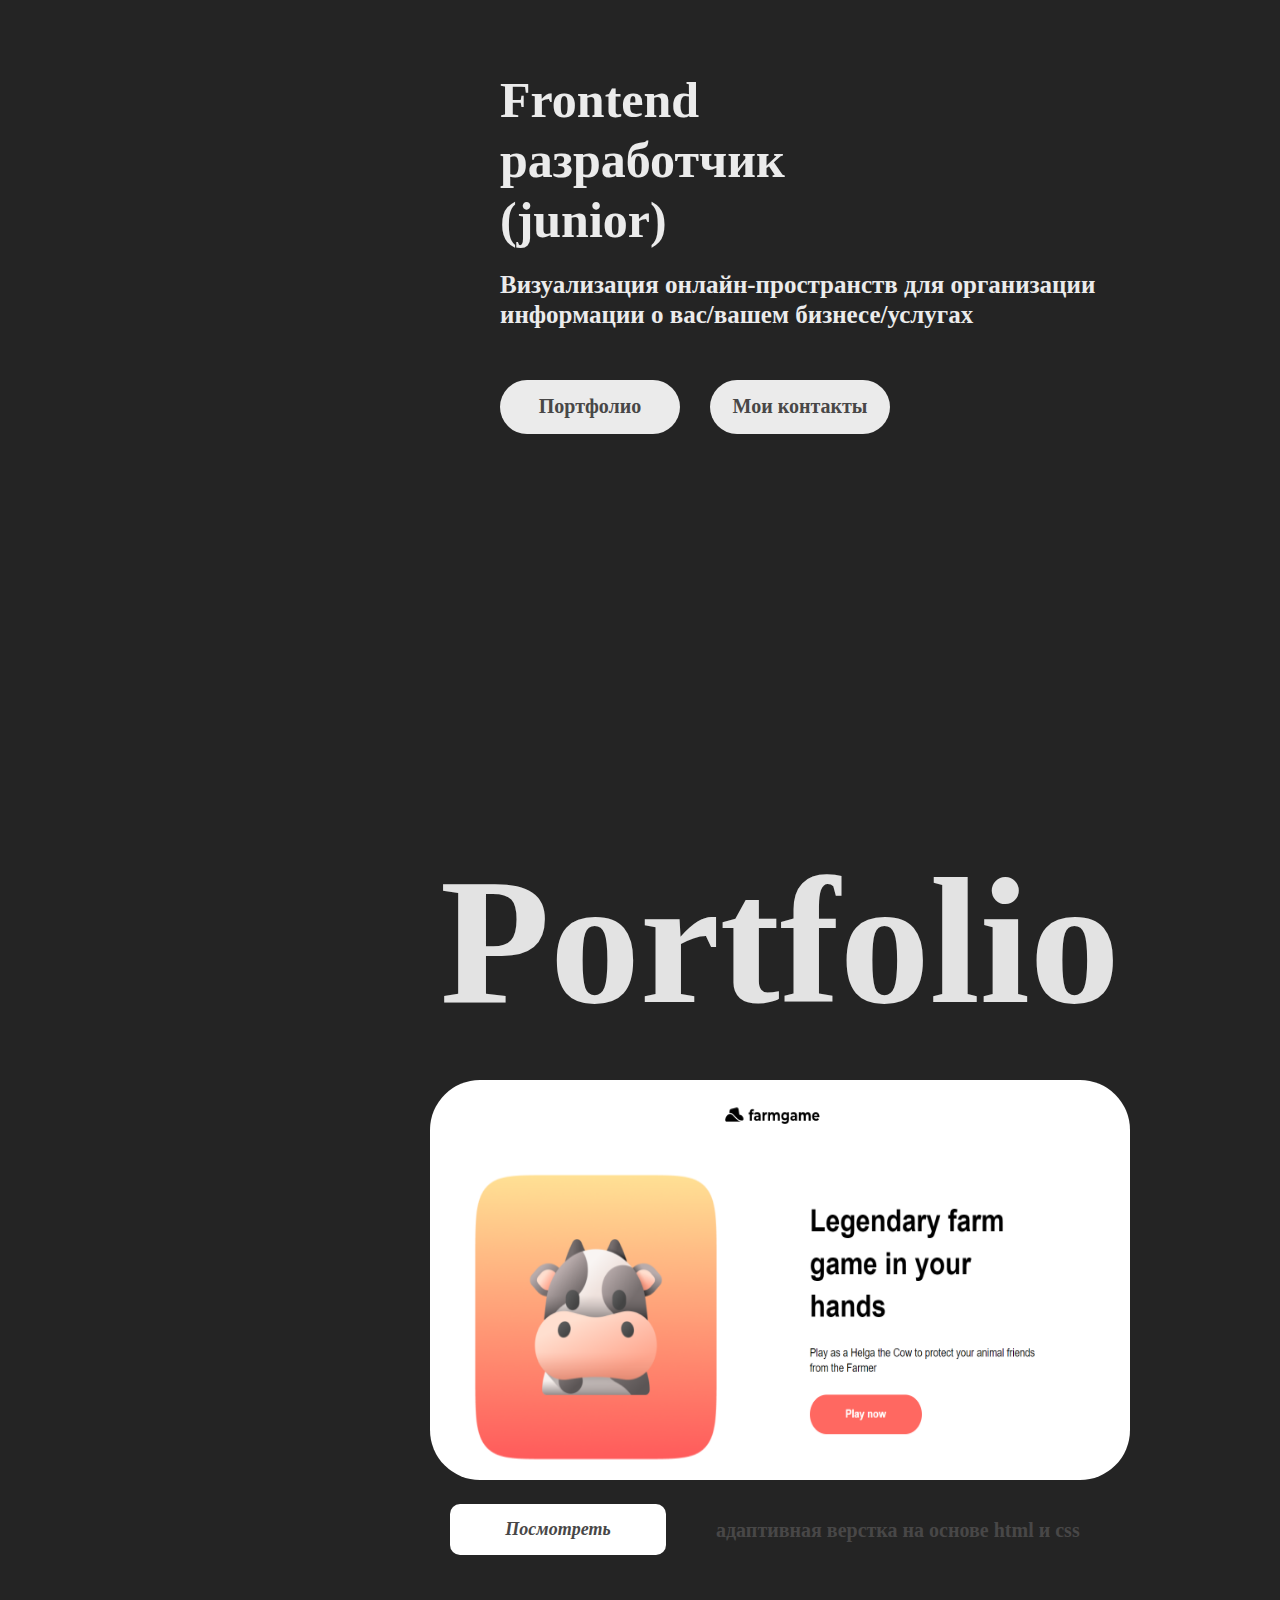
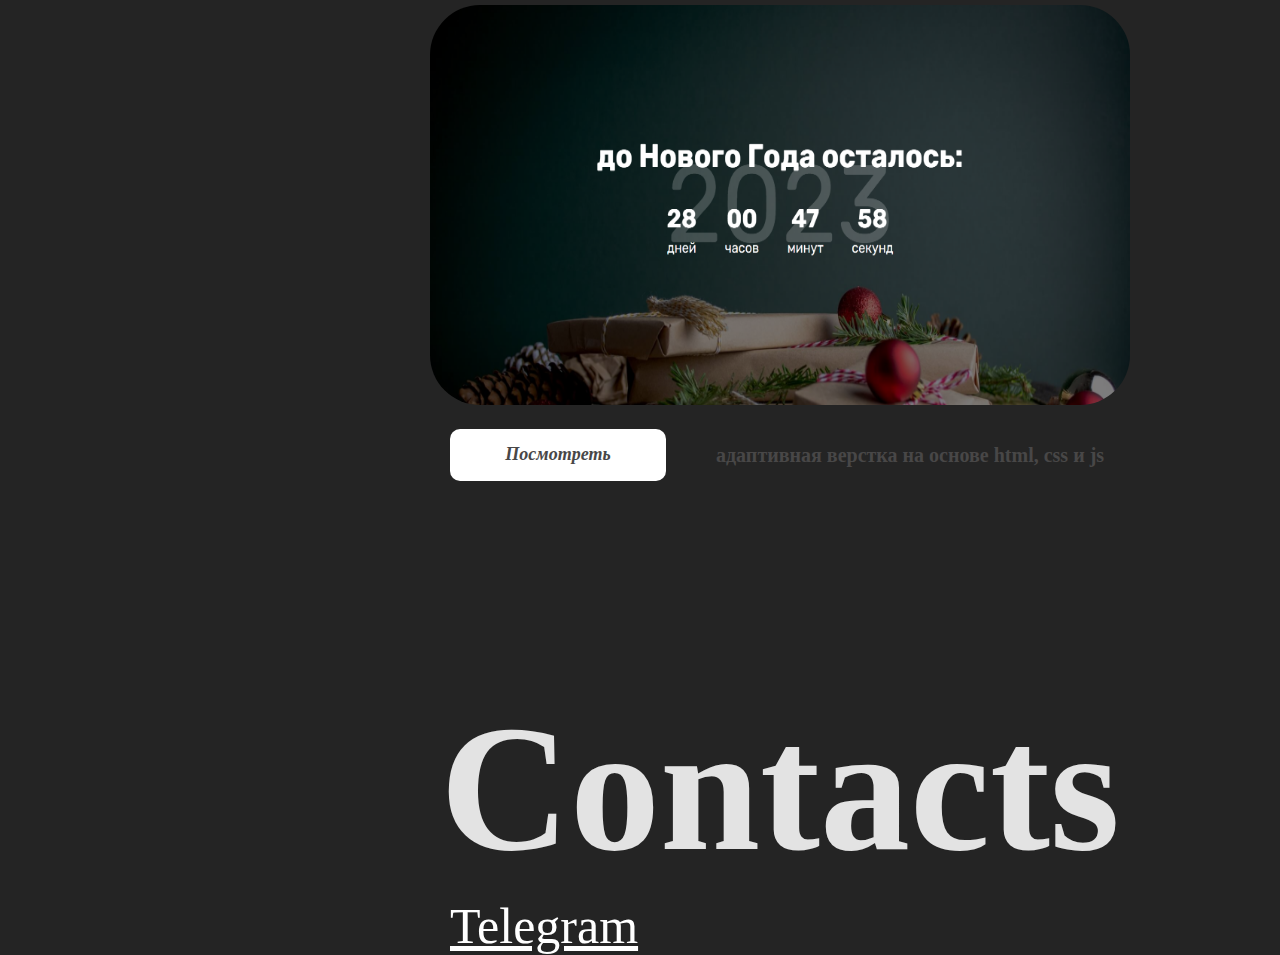
<file: index.html>
<!DOCTYPE html>
<html lang="ru">
<head>
    <meta charset="UTF-8">
    <meta http-equiv="X-UA-Compatible" content="IE=edge">
    <meta name="viewport" content="width=device-width, initial-scale=1.0">
    <link rel="stylesheet" href="style.css">
    <link rel="icon" href="422A2727 (1).jpg" type="image/x-icon">
    <link href="https://fonts.googleapis.com/css2?family=Montserrat:wght@500;700&display=swap" rel="stylesheet">
    <title>Portfolio</title>
</head>
<body>
<div class="osnova">
    <div>
        <h1>Frontend <br> разработчик <br> (junior)</h1>
        <h3>Визуализация онлайн-пространств для организации <br>информации о вас/вашем бизнесе/услугах</h3>
    </div>
    <div class="button">
        <a href="#portfolio" class="btn">Портфолио</a>
        <a href="#contacts" class="btn">Мои контакты</a>
    </div>
    <div>
        <h1 id="portfolio" class="name">Portfolio</h1>
        <img src="1.png" alt="photo" class="photo">
            <div class="name-text">
              <a href="a.html" class="sait" target="_blank">Посмотреть</a>
              <h4 class="one_sait">адаптивная верстка на основе html и css</h4>
            </div>
    </div>
    <div>
        <img src="3.png" alt="photo" class="photoo">
        <div class="name-text">
             <a href="c.html" class="sait" target="_blank">Посмотреть</a>
             <h4 class="two_sait">адаптивная верстка на основе html, css и js</h4>
        </div>
    </div>
    <div>
        <h1 id="contacts" class="contacts">Contacts</h1>
        <a href="https://t.me/moore_am" class="telegram" target="_blank">Telegram</a>
    </div>
</div>
</body>
</html>
</file>
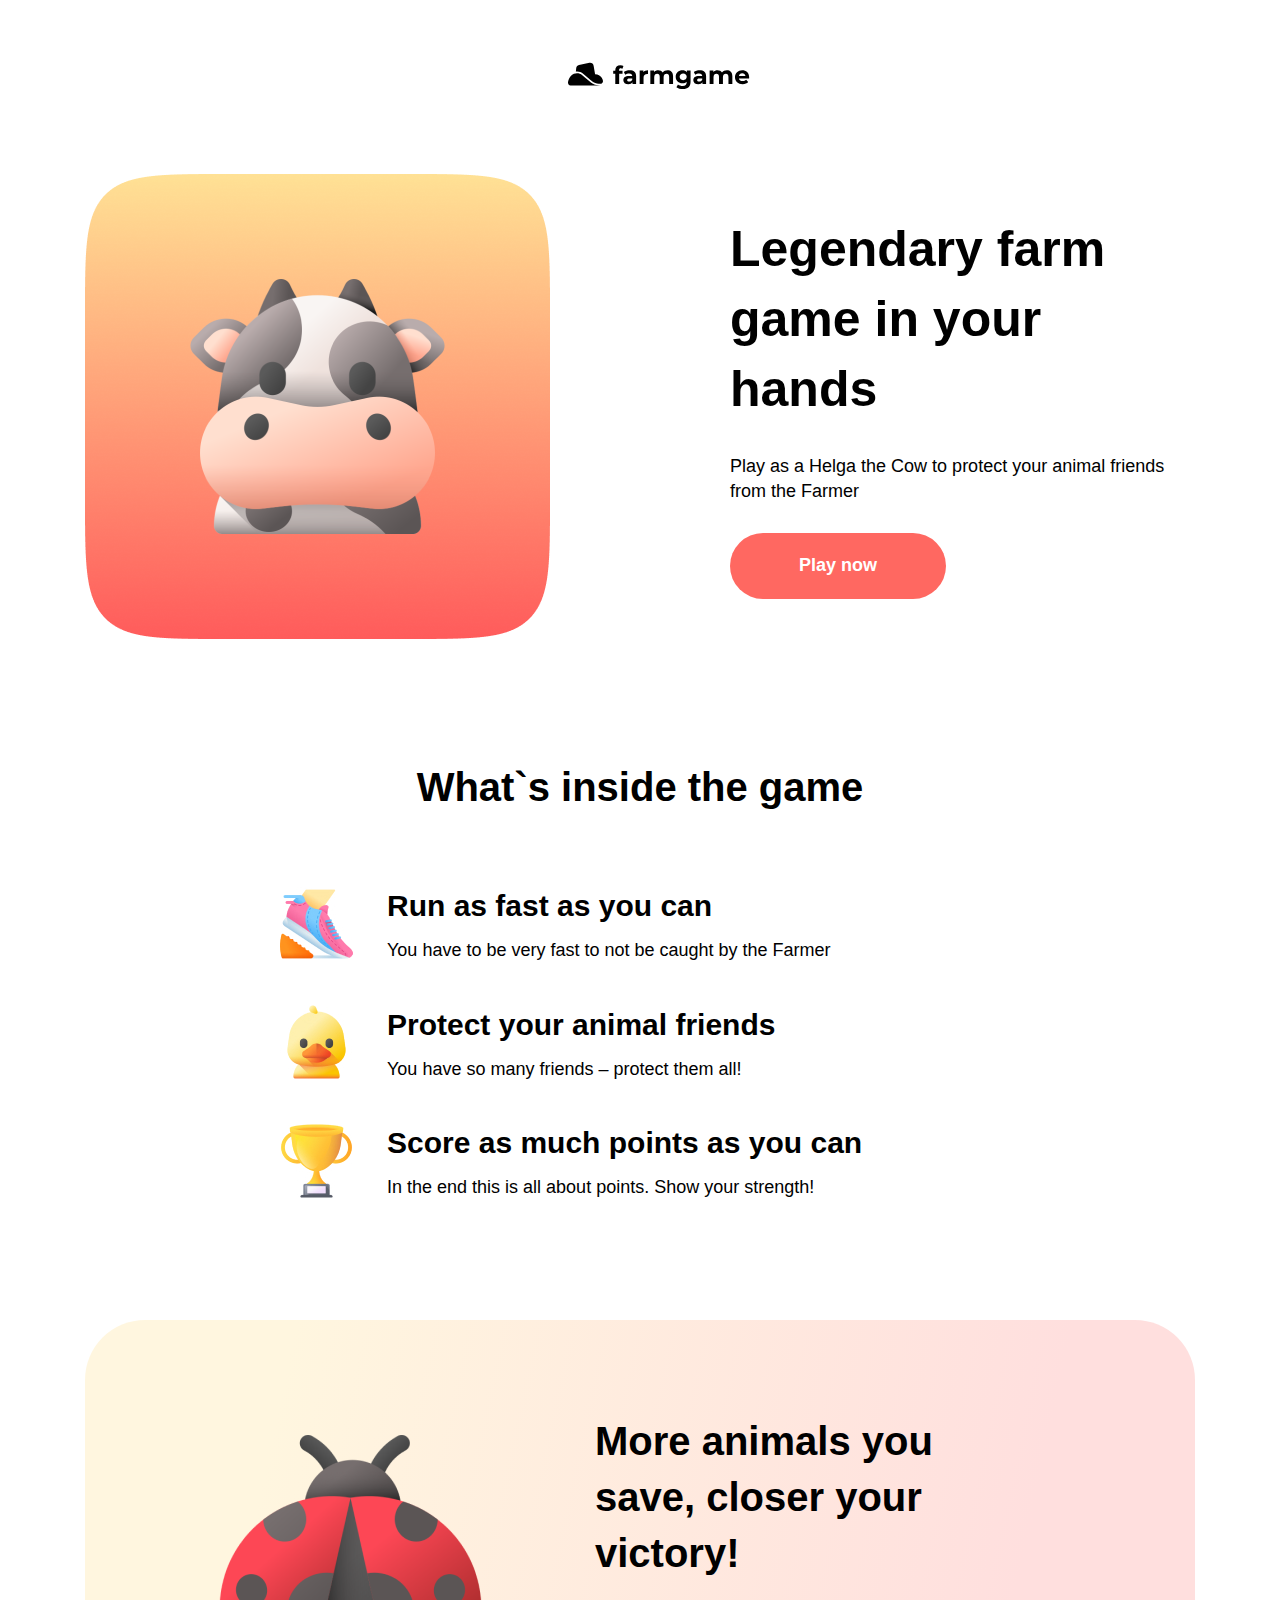
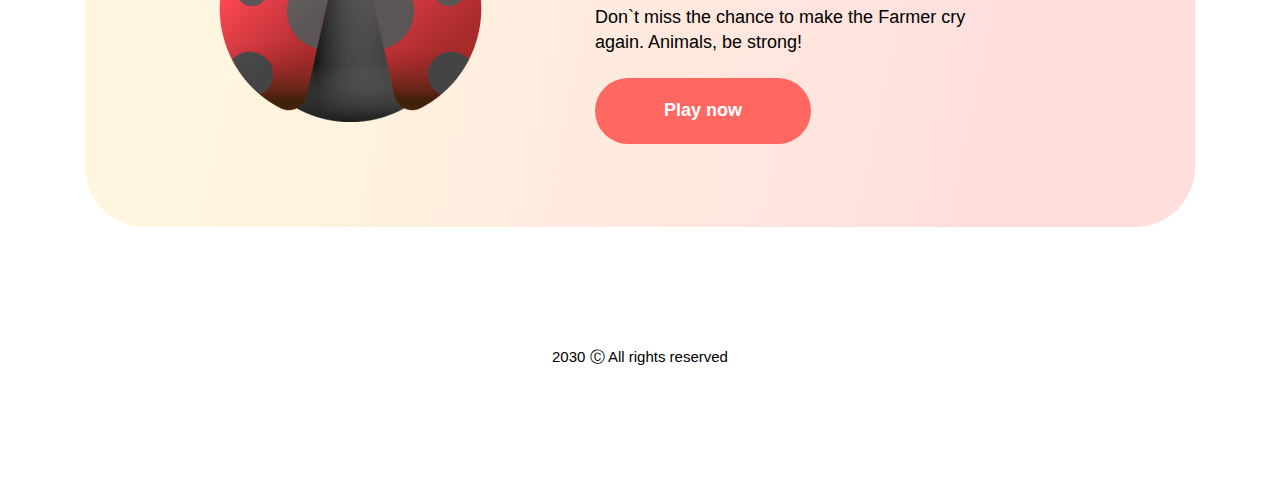
<file: a.html>
<!DOCTYPE html>
<html lang="en">
<head>
    <meta charset="UTF-8">
    <meta http-equiv="X-UA-Compatible" content="IE=edge">
    <meta name="viewport" content="width=device-width, initial-scale=1.0">
    <link rel="preconnect" href="https://fonts.googleapis.com">
    <link rel="preconnect" href="https://fonts.gstatic.com" crossorigin>
    <link href="https://fonts.googleapis.com/css2?family=Montserrat:wght@500;700&display=swap" rel="stylesheet">
    <link rel="stylesheet" href="a.css">
    <link rel="icon" type="image/x-icon" href="image 3.jpg" >
    <title>Farmgame</title>
</head>
    <body>
        <header class="header" id="header">
            <div class="container">
                <a href="#" class="logo">
                    <img src="logo (1) (1).svg" alt="Farmgame" >
                </a>
                <div class="wrapper">
                    <img src="Frame 13.png" alt="cow" class="hero-image">
                    <div class="hero-text">
                        <h1>Legendary farm <br> game in your <br> hands</h1>
                        <p class="intro">Play as a Helga the Cow to protect your animal friends from the Farmer</p>
                        <a href="#features" class="button">Play now</a>
                    </div>
                </div>
            </div>
        </header>
        <section class="features" id="features">
     <div class="container">
            <h2>What`s inside the game</h2>
        <div class="features-container">
            <div class="feature">
                <img src="image 3.jpg" alt='1' class="feature-digit">
                <div class="feature-wrap">
                    <h3 class="feature-title">Run as fast as you can</h3>
                <p class="feature-text">You have to be very fast to not be caught by the Farmer</p>
                </div>
            </div>
            <div class="feature">
                <img src="image 3 (2).jpg" alt='1' class="feature-digit">
                <div class="feature-wrap">
                    <h3 class="feature-title">Protect your animal friends</h3>
                <p class="feature-text">You have so many friends – protect them all!</p>
                </div>
            </div>
            <div class="feature">
                <img src="image 3 (1).jpg" alt='1' class="feature-digit">
                <div class="feature-wrap">
                    <h3 class="feature-title">Score as much points as you can</h3>
                <p class="feature-text">In the end this is all about points. Show your strength!</p>
                </div>
            </div>
        </div>
    </div>
        </section>
        <section class="action" id="action">
        <div class="container">
            <div class="action-wrap">
                <img src="image 4 (1).png" alt="bz">
                <div class="hero-text">
                    <h2> More animals you <br> save, closer your <br> victory! </h2>
                    <p class="intro">Don`t miss the chance to make the Farmer cry again. Animals, be strong!</p>
                    <a href="#features" class="button">Play now</a>
                </div>
            </div>
        </div>
        </section>
        <footer class="footer" id="footer">
        <div class="container">
            <p class="credits">2030 Ⓒ All rights reserved</p>
        </div>
        </footer>
</body>
</html>
</file>
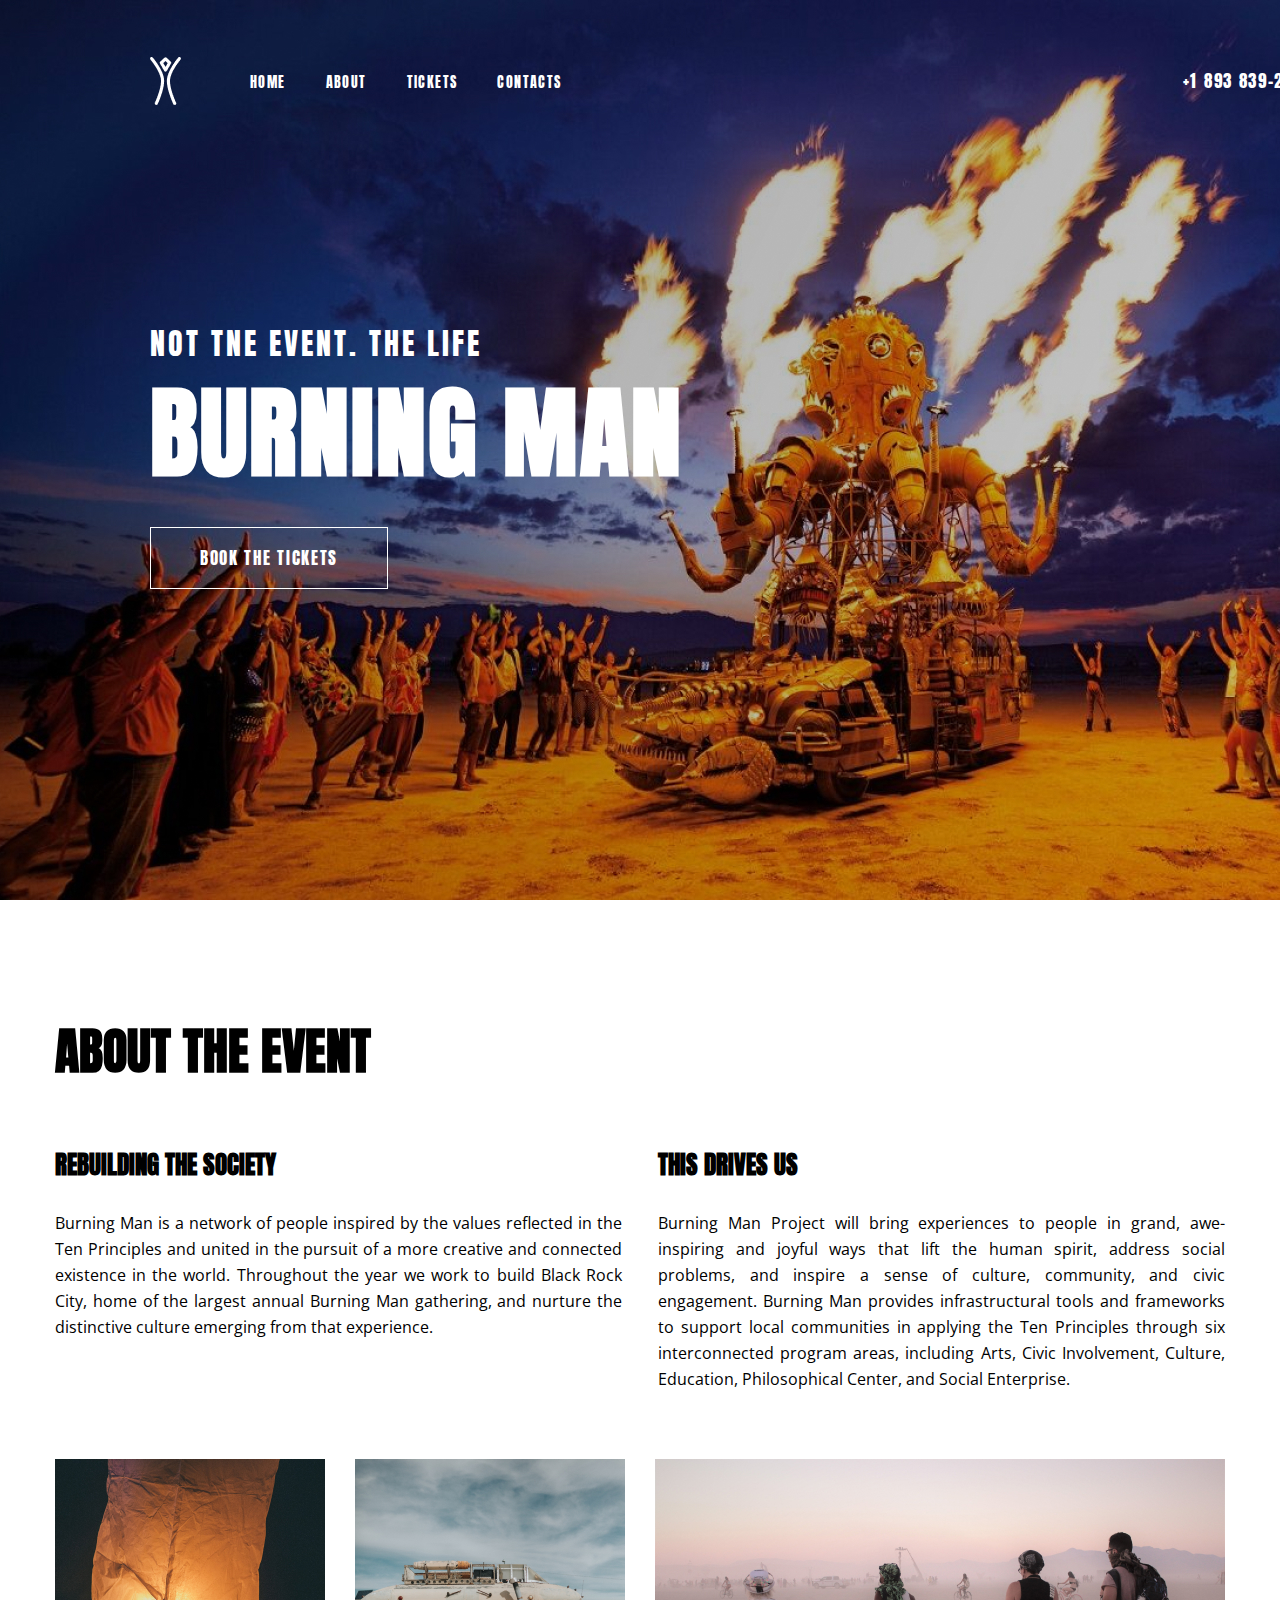
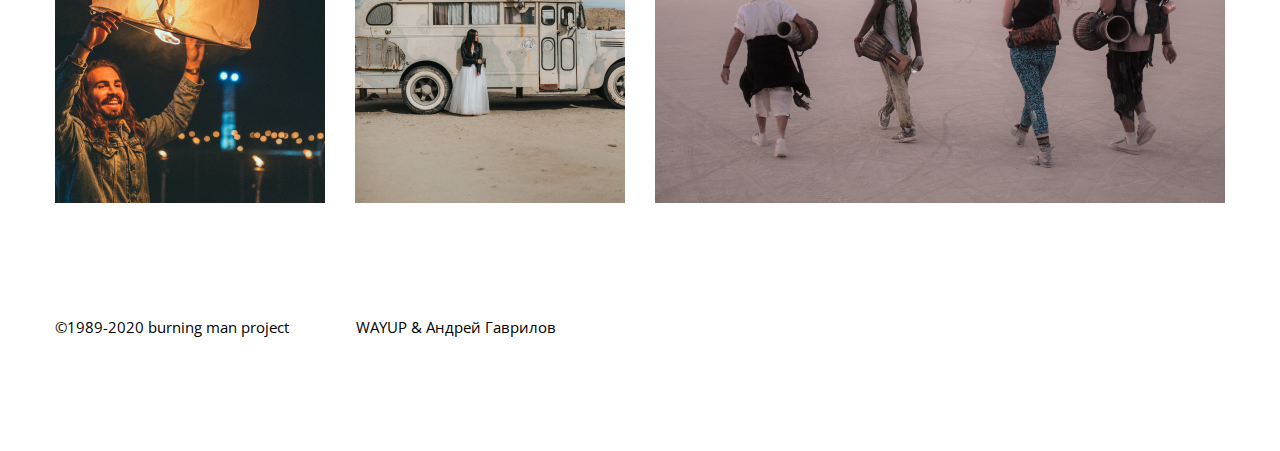
<file: b.html>
<!DOCTYPE html>
<html lang="en">
<head>
    <meta charset="UTF-8">
    <meta http-equiv="X-UA-Compatible" content="IE=edge">
    <meta name="viewport" content="width=device-width, initial-scale=1.0">
    <link rel="stylesheet" href="b.css">
    <link rel="preconnect" href="https://fonts.googleapis.com">
    <link rel="preconnect" href="https://fonts.gstatic.com" crossorigin>
    <link href="https://fonts.googleapis.com/css2?family=Anton&family=Open+Sans&family=Roboto&display=swap" rel="stylesheet">
    <link rel="icon" type="image/x-icon" href="img.png">
    <title>Burning man</title>
</head>
<body>
   <header id="header" class="header">
<div class="container">
    <div class="nav">
    <img src="logo (1).png" alt="Burning man" class="logo">
    <ul class="menu">
        <li>
        <a href="#">Home</a>
        </li>
        <li>
            <a href="#">About</a>
        </li>
        <li>
            <a href="#">Tickets</a>
        </li>
        <li>
            <a href="#">Contacts</a>
        </li>
    </ul>
<a href="tel:+18938392364" class="tel">+1 893 839-23-64</a> 
</div>
<div class="offer">
    <p>Not tne event. The life</p>
    <h1>Burning MAN</h1>
    <a href="#" class="btn">Book the tickets</a>
</div>   
</div>
</header>
<section id='about' class="about">   
    <div class="container">
    <h2>About the event</h2>
    <div class="description">
        <div class="desc-left"> 
            <h3>Rebuilding the society</h3> 
            <p>
            Burning Man is a network of people inspired by the values reflected in the Ten Principles and united in the pursuit of a more creative and connected existence in the world. Throughout the year we work to build Black Rock City, home of the largest annual Burning Man gathering, and nurture the distinctive culture emerging from that experience. 
            </p>
    </div>
    <div class="desc-right">
<h3>This drives us</h3>
<p>
    Burning Man Project will bring experiences to people in grand, awe-inspiring and joyful ways that lift the human spirit, address social problems, and inspire a sense of culture, community, and civic engagement. Burning Man provides infrastructural tools and frameworks to support local communities in applying the Ten Principles through six interconnected program areas, including Arts, Civic Involvement, Culture, Education, Philosophical Center, and Social Enterprise.
</p>
    </div>
</div>
<div class="gallery">
    <img src="img1.jpg" alt="Event photo 1">
    <img src="img2.jpg" alt="Event photo 2">
    <img src="img3.jpg" alt="Event photo 3">
</div>
</div>
</section>
<footer id='footer' class="footer">
    <div class="container">
        <div class="footer-text">
            <p>
                ©1989-2020 burning man project
            </p>
            WAYUP & Андрей Гаврилов
        </div>
    </div>
</footer>
</body>
</html>
</file>
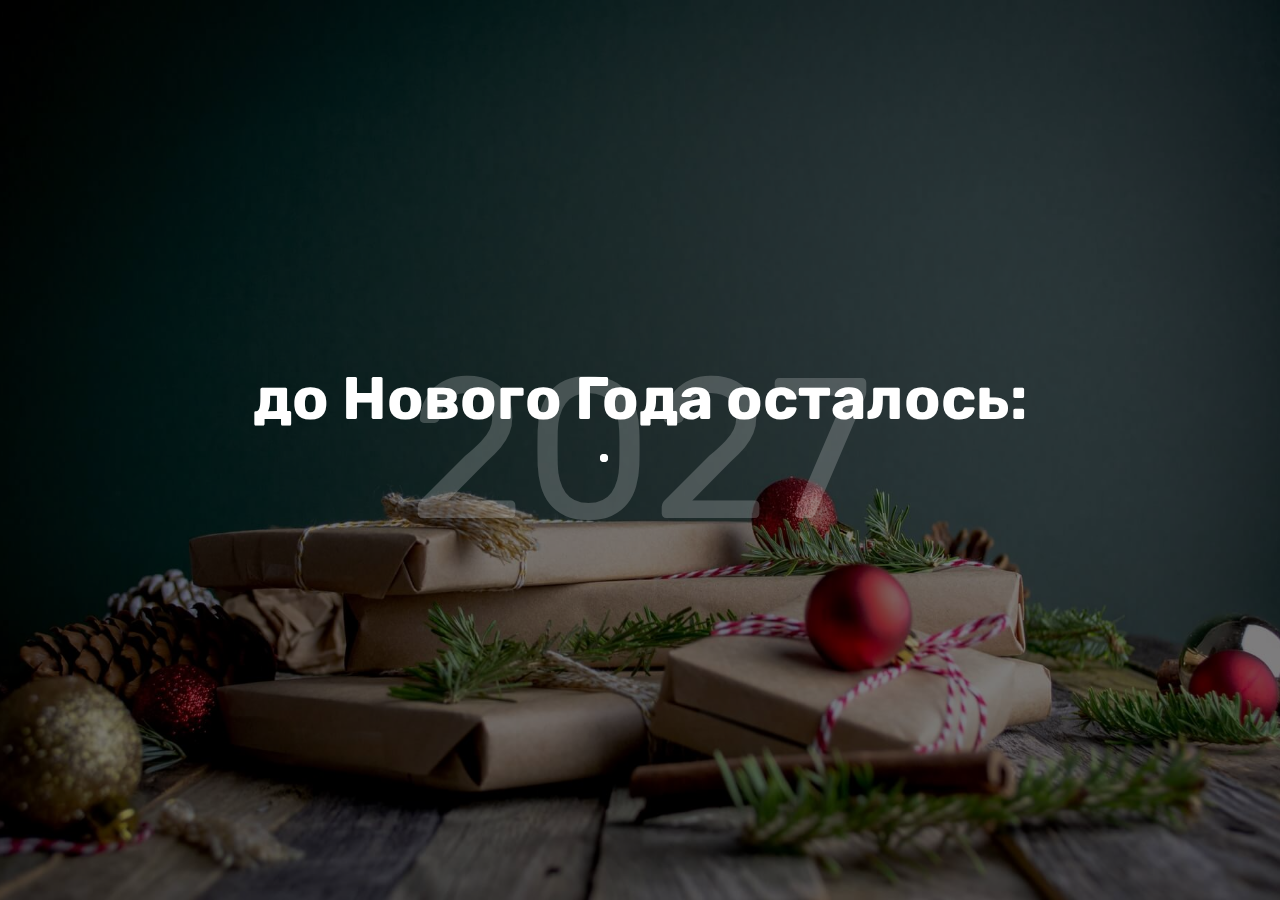
<file: c.html>
<!DOCTYPE html>
<html lang="en">
<head>
    <meta charset="UTF-8">
    <meta name="viewport" content="width=device-width, initial-scale=1.0">
    <title>Обратный отсчет</title>
    <link rel="stylesheet" href="c.css">
    <link href="https://fonts.googleapis.com/css2?family=Rubik:wght@400;700&display=swap" rel="stylesheet">
    <link rel="icon" type="image/x-icon" href="bg.jpg">
</head>
<body>
    <!-- countdown-wrapper -->
    <div class="countdown-wrapper">
        <h1 class="title">до Нового Года осталось:</h1>
        <div id="year" class="year"></div>
        <div class="countdown" id=countdown>
            <div class="time">
                <h2 id="days">00</h2>
                <small>дней</small>
            </div>
            <div class="time">
                <h2 id="hours">00</h2>
                <small>часов</small>
            </div>
            <div class="time">
                <h2 id="minutes">00</h2>
                <small>минут</small>
            </div>
            <div class="time">
                <h2 id="seconds">00</h2>
                <small>секунд</small>
            </div>
        </div>
        <div class="preloader" id="preloader">
            <div class="lds-ripple"><div></div><div></div></div>
        </div>
    </div>
    <!-- // countdown-wrapper -->

    <script src="c.js"></script>
</body>
</html>
</file>
<file: style.css>
* {
    box-sizing: border-box;
}

body {
    margin: 0;
    padding: 0;
    background: rgb(36, 36, 36);;
}

h1, h2, h3, h4, h5, h6 {
    font-weight: 700;
    line-height: 1.2em;
    margin: 0;
}

h1 {
    color: rgb(235, 235, 235);
    margin-left: 500px;
    margin-top: 70px;
    font-size: 50px;
}

h3 {
    color: rgb(235, 235, 235);
    margin-left: 500px;
    margin-top: 20px;
    font-size: 25px;
}

.button {
    display: flex;
    margin-left: 470px;
    
}

.btn {
    text-decoration: none;
    background: rgb(235, 235, 235);
    border-radius: 100px;
    font-size: 20px;
    color: rgb(72, 71, 71);
    padding: 15px 0;
    font-weight: 700;
    line-height: 1.19em;
    display: block;
    width: 180px;
    text-align: center;
    transition: all 0.5s ease;
    margin-top: 50px;
    margin-left: 30px; 
}

.btn:hover {
    background: rgb(184, 184, 184);
}

.name {
    margin-top: 400px;
    font-size: 180px;
    margin-left: 440px;
    color: rgb(227, 227, 227);
}

.name-text {
    display: flex;
    gap: 350px;
    align-items: center;
}

.photo {
    width: 700px;
    height: 400px;
    margin-top: 30px;
    margin-left: 430px;
    border-radius: 50px;
}

.sait {
    font-style: oblique;
    color: rgb(72, 71, 71);
    text-decoration: none;
    margin-left: 450px; 
    display: block;
    margin-top: 20px; 
    background: rgb(255, 255, 255);
    border-radius: 10px;
    font-size: 18px;
    padding: 15px 0;
    font-weight: 700;
    line-height: 1.19em;
    display: block;
    width: 216px;
    text-align: center;
    transition: all 0.5s ease;
}

.one_sait {
    color: rgb(72, 71, 71);
    text-align: center;
    margin-left: -300px;
    margin-top: 20px;
    font-size: 20px;
}

.two_sait {
    color: rgb(72, 71, 71);
    text-align: center;
    margin-left: -300px;
    margin-top: 20px;
    font-size: 20px;
}

.sait:hover {
    background: rgb(184, 184, 184);
}

.photoo {
    width: 700px;
    height: 400px;
    margin-top: 50px;
    margin-left: 430px;
    border-radius: 50px;
}
.contacts {
    margin-top: 200px;
    font-size: 180px;
    margin-left: 440px;
    color: rgb(227, 227, 227);
}
.telegram{
    color: white;
    font-size: 50px;
    margin-left: 450px;
}

/* Large: 992px - 1199px */
@media (max-width: 1199px) {
    h1 {
        margin-left: 170px;
        font-size: 100px;
    }
    h3 {
        margin-left: 170px;
        font-size: 40px;
    }
    .button {
        margin-left: 140px;
    }

    .btn {
        font-size: 25px;
    }

    .name {
        margin-top: 450px;
        margin-left: 170px;
    }
    .name-text{
        gap: 0px;
    }
    .photo {
        margin-left: 160px;
        margin-top: 20px;
    }
    .sait {
        font-size: 25px;
        margin-left: 180px;  
    }  
    .photoo {
        margin-left: 160px;
        margin-top: 40px; 
    }
    .one_sait {
        color: rgb(72, 71, 71);
        text-align: center;
        margin-left: -3px;
        font-size: 25px;
        padding-right: 100px;
        padding-left: 15px;
    }
    .two_sait {
        color: rgb(72, 71, 71);
        text-align: center;
        margin-left: 10px;
        font-size: 25px;
        padding-right: 140px;
        padding-left: 20px;
    }
    .contacts {
        margin-top: 100px;
        margin-left: 170px;
    }
    .telegram {
        margin-left: 190px;
    }
}

/* Medium: 768px - 991px */
@media (max-width: 991px) {
    h1 {
       margin-left: 150px;
       font-size: 80px;
    }
    h3 {
       margin-left: 160px;
       font-size: 25px;
    }
    .button {
       margin-left: 130px;
    }
    .btn {
       font-size: 25px;
       margin-left: 30px;
       padding: 10px 0;
       margin-top: 30px;
       width: 180px;
    }
    .name {
       margin-top: 500px;
       margin-left: 60px;
    }
    .name-text{
        gap: 0px;
    }
    .photo {
       margin-left: 110px;
       margin-top: 20px;
       width: 560px;
       height: 350px;
       border-radius: 30px;
    }
    .sait {
        margin-left: 110px;
        width: 160px;
        font-size: 20px;
    }
    .photoo {
       margin-left: 110px;
       margin-top: 40px;
       width: 560px;
       height: 350px;
       border-radius: 30px;
    }
    .one_sait {
        color: rgb(72, 71, 71);
        text-align: center;
        margin-left: -3px;
        font-size: 20px;
        padding-right: 100px;
        padding-left: 15px;
    }
    .two_sait {
        color: rgb(72, 71, 71);
        text-align: center;
        margin-left: 10px;
        font-size: 20px;
        padding-right: 100px;
    }
    .contacts {
        margin-top: 100px;
        margin-left: 50px;
    }
    .telegram {
        margin-left: 70px;
    }
}

/* Small: 576px - 767px */
@media (max-width: 767px) {
     h1 {
        margin-left: 120px;
        font-size: 60px;
     }
     h3 {
        margin-left: 130px;
        font-size: 20px;
     }
     .button {
        margin-left: 110px;
     }
     .btn {
        font-size: 18px;
        margin-left: 20px;
        padding: 10px 0;
        margin-top: 30px;
        width: 150px;
     }
     .name {
        font-size: 100px;
        margin-top: 300px;
        margin-left: 110px;
     }
     .name-text{
        gap: 0px;
    }
     .photo {
        margin-left: 110px;
        margin-top: 20px;
        width: 380px;
        height: 250px;
        border-radius: 30px;
     }
     .sait {
         margin-left: 120px;
         padding: 9px 0;
         margin-top: 5px;
         width: 160px;
         font-size: 18px;
     }
     .photoo {
        margin-left: 110px;
        margin-top: 40px;
        width: 380px;
        height: 250px;
        border-radius: 30px;
     }
     .one_sait {
        color: rgb(72, 71, 71);
        text-align: center;
        margin-left: -15px;
        font-size: 15px;
        padding-right: 80px;
        padding-left: 15px;
        margin-top: 10px;
    }
    .two_sait {
        color: rgb(72, 71, 71);
        text-align: center;
        margin-left: -10px;
        font-size: 15px;
        padding-right: 80px;
        padding-left: 15px;
        margin-top: 10px;
    }
    .contacts {
        margin-top: 80px;
        margin-left: 110px;
        font-size: 100px;
    }
    .telegram {
        margin-left: 120px;
        font-size: 30px;
    }
}

/* Extra small: 0px (320px) - 575px */
@media (max-width: 575px) {
    .osnova {
        max-width: 575px;
    }

    h1 {
        margin-top: 30px;
        margin-left: 50px;
        font-size: 40px;
        
    }
    h3 {
        display: flex;
        margin-left: 57px;
        font-size: 15px;
    }

    .btn {
       margin-left: -50px;
       padding: 10px 0;
       margin-top: 15px;
       width: 120px;
       font-size: 15px;
    }

    .button {
        margin-left: 100px;
        display: block;
        flex-direction: column;
    }
    .name {
        margin-top: 190px;
        margin-left: 30px;
        font-size: 70px;
    }
    .name-text{
        gap: 0px;
    }
    .photo {
        margin-left: 30px;
        margin-top: 20px;
        width: 260px;
        height: 160px;
        border-radius: 30px;
    }
    .sait {
        margin-left: 30px;
        padding: 10px 0;
        font-size: 10px;
     }
     .photoo {
        margin-left: 30px;
        margin-top: 20px;
        width: 260px;
        height: 160px;
        border-radius: 30px; 
    } 
    .one_sait {
        color: rgb(72, 71, 71);
        text-align: center;
        margin-left: -3px;
        font-size: 13px;
        padding-right: 28px;
        padding-left: 10px;
        margin-top: 10px;
    }
    .two_sait {
        color: rgb(72, 71, 71);
        text-align: center;
        margin-left: -2px;
        font-size: 13px;
        padding-right: 28px;
        padding-left: 10px;
        margin-top: 10px;
    }
    .contacts {
        margin-top: 50px;
        margin-left: 30px;
        font-size: 70px;
    }
    .telegram {
        margin-left: 40px;
        font-size: 20px;
    }
}
</file>
<file: a.css>
html {
    scroll-behavior: smooth;
}

body {
    font-family: 'Open Sans', sans-serif;
    color: black;
    font-size: 18px;
    font-weight: 400;
    margin: 0;
    padding: 0;
}

* {
    box-sizing: border-box;
}

.container {
    max-width: 1110px;
    margin: 0 auto;
}

section {
    padding-top: 120px;
}

p {
    line-height: 1.37em;
    margin: 0;
}

h1, h2, h3, h4, h5, h6 {
    font-weight: 700;
    line-height: 1.4em;
    margin: 0;
}

.header {
    padding-top: 60px;
}

.logo {
    margin: 0 auto;
    max-width: 145px;
    display: block;
}

h1 {
    font-size: 50px;
}

h2 {
    font-size: 40px;
    text-align: center;
    margin-bottom: 70px;
}

.hero-image {
    width: 465px;
}

.intro {
    font-size: 18px;
    margin: 30px 0;
}

.button {
    background:rgba(255, 104, 97, 1);
    border-radius: 100px;
    font-size: 18px;
    color: rgb(255, 255, 255);
    text-decoration: none;
    padding: 22px 0;
    font-weight: 700;
    line-height: 1.19em;
    display: block;
    width: 216px;
    text-align: center;
    transition: all 0.5s ease;
}

.button:hover {
    background: rgb(255, 159, 159);
}

.hero-text {
    width: 465px;
}

.hero-text h2 {
    text-align:left;
    margin-bottom: 0;
}

.action-wrap .hero-text {
    width: 432px;
}

.action-wrap .intro {
    margin: 24px 0;
    width: 371px;
}

.wrapper {
    display: flex;
    align-items: center;
    justify-content: space-between;
    margin-top: 79px;
}

.features-container {
    width: 720px;
    display: flex;
    flex-direction: column;
    gap: 41px;
    margin: 0 auto
}

.feature {
    display: flex;
    gap: 34px;
    align-items: center;
}

.feature:hover .feature-digit {
    background: #000;
    color: #fff;
}

.feature-title {
    font-size: 30px;
    margin-bottom: 11px;
}

.action-wrap {
    background: linear-gradient(102deg, #FFF6DF 17.38%, #FFDFDE 81.25%);
    border-radius: 60px;
    display: flex;
    align-items: center;
    padding: 93px 168px 83px 122px;
    gap: 101px;
    justify-content: center;
}

@keyframes rot {
    0% {
        transform: rotate(0deg);
    }

    100% {
        transform: rotate(360deg);
    }
}

.action-wrap img {
    animation: 5s linear 0s normal none infinite running rot;
}

.credits {
    font-size: 15px;
    text-align: center;
}

.footer {
    padding: 120px 0;
}

/* Responsive */

/* Large: 992px - 1199px */
@media (max-width: 1199px) {
    .container {
        max-width: 960px;
    }
}

/* Medium: 768px - 991px */
@media (max-width: 991px) {
    .container {
        max-width: 720px;
    }
    .wrapper {
        flex-direction: column;
        text-align: center;
        gap: 51px;
    }
    .button {
        margin: 0 auto;
    }
    .action-wrap {
        flex-direction: column;
        text-align: center;
        padding: 101px 144px;
    }
    .hero-text h2 {
        text-align: center;
    }
    .action-wrap .intro {
        margin: 24px auto;
    }
}

/* Small: 576px - 767px */
@media (max-width: 767px) {
    .container {
        max-width: 540px;
    }
    .feature {
        flex-direction: column;
        text-align: center;
    }
    .features-container {
        width: auto;
    }
    .action-wrap {
        gap: 50px;
    }
}

/* Extra small: 0px (320px) - 575px */
@media (max-width: 575px) {
    .container {
        padding: 0 15px;
    }
    .hero-image {
        width: 100%;
        display: block;
    }
    .hero-text {
        width: auto;
    }
    h1 {
        font-size: 45px;
    }
    .action-wrap img {
        width: 201px;
    }
    .action-wrap {
        padding: 70px 20px;
    }
    .action-wrap .hero-text {
        width: 100%;
    }
    .action-wrap .intro {
        width: auto;
    }
    section {
        padding-top: 90px;
    }
    .footer {
        padding: 90px 0;
    }
    .wrapper {
        margin-top: 50px;
    }
}
</file>
<file: b.css>
body {
	padding: 0;
	margin: 0;
	font-family: 'Anton', sans-serif;
	color: black;
	font-size: 16px;
}

* {
	box-sizing: border-box;
}

h1, h2, h3, h4, h5, h6 {
	padding: 0;
	margin: 0;
	text-transform: uppercase;
}

h2 {
	font-size: 50px;
	margin-bottom: 58px;
}

h3 {
	font-size: 25px;
	margin-bottom: 28px;
}

a {
	text-decoration: none;
}

section {
	padding-top: 113px	
}

p {
	margin: 0;
}

ul, li {
	display: block;
	padding: 0;
	margin: 0;
}

.container {
	width: 1170px;
	/*позиционирование по центру*/
	margin: 0 auto; 
}

.header {
	background: url(header-bg.jpg) no-repeat center top / cover;
	width: 1470px;
	height: 900px;
	padding-top: 57px;
	color: #fff;
	padding-bottom: 322px
}

header a {
	color: #fff;
}

.logo {
	margin-right: 69px;
}

.menu {
	display: flex;
}

.menu li a {
	text-transform: uppercase;
	font-size: 14px;
	letter-spacing: 0.1em;
}

.menu li a:hover {
	border-bottom: 1px solid #fff;
}

.menu li {
	margin-right: 40px;
}

.tel {
	font-size: 17px;
	margin-left: auto;
	letter-spacing: 0.1em;
}

.nav {
	display: flex;
	align-items: center;
}

.offer {
	text-transform: uppercase;
	margin-top: 216px;
}

.offer p {
	font-size: 30px;
	letter-spacing: 0.1em;
}

.offer h1 {
	font-size: 100px;
	margin-bottom: 19px;
	margin-top: -9px;
	letter-spacing: 0.02em
}

.btn {
	display: block;
	font-size: 17px;
	text-align: center;
	letter-spacing: 0.1em;
	padding: 17px 47px;
	border: 1px solid #fff;
	width: 238px;
	transition: all 0.5s ease;
}

.btn:hover {
	background: #fff;
    color: #000;
}

.description {
	display: flex;
	justify-content: space-between;
}

.description p {
	font-family: 'Open Sans', sans-serif;
	font-weight: 400;
	text-align: justify;
	line-height: 1.62em;
}

.desc-left, .desc-right {
	width: 567px;
}

.gallery {
	margin-top: 67px;
	display: flex;
	justify-content: space-between;
}

.gallery img {
	transition: all 0.5s ease;
}

.gallery img:hover {
	box-shadow: 0 20px 40px rgba(0,0,0,0.3);
	transform: scale(1.1);
}

.footer-text {
	font-size: 15px;
	font-family: 'Open Sans', sans-serif;
	display: flex;
	padding: 114px 0
}

.footer-text p {
	margin-right: 67px;
}
</file>
<file: c.css>
* {
	box-sizing: border-box;
}

body {
	background-color: rgb(12, 65, 49);
	background-image: url(bg.jpg);
	background-repeat: no-repeat;
	background-size: cover;
	background-position: top center;

	height: 100vh;
	color: #fff;
	font-family: 'Rubik', sans-serif;

	display: flex;
	flex-direction: column;
	align-items: center;
	justify-content: center;
	text-align: center;
	margin: 0;

	overflow: hidden;
}

/* Темный оверлей */
body::after {
	content: '';
	position: absolute;
	top: 0;
	left: 0;
	width: 100%;
	height: 100%;
	background-color: rgba(0, 0, 0, 0.5);
}

.countdown-wrapper {
	z-index: 1;
	position: relative;
	display: flex;
	flex-direction: column;
}

.title {
	font-size: 60px;
	margin: 0 0 20px;
}

.year {
	position: absolute;
	top: 50%;
	left: 50%;
	transform: translate(-50%, -50%);
	font-size: 200px;
	line-height: 1;
	z-index: -1;
	opacity: 0.2;
}

.countdown {
	display: none;
	align-items: center;
	justify-content: center;
}

.time {
	display: flex;
	flex-direction: column;
	align-items: center;
	justify-content: center;
	margin: 30px;
}

.time h2 {
	margin: 0 0 10px;
	font-size: 48px;
}

.time small {
	font-size: 26px;
}

@media (max-width: 500px) {
	.title {
		font-size: 35px;
	}

	.year {
		display: none;
	}

	.countdown {
		align-items: center;
	}

	.time {
		margin: 10px;
	}

	.time h2 {
		font-size: 32px;
		margin: 0;
	}

	.time small {
		font-size: 16px;
	}
}

/* Preloader */

.lds-ripple {
  display: inline-block;
  position: relative;
  width: 80px;
  height: 80px;
}
.lds-ripple div {
  position: absolute;
  border: 4px solid #fff;
  opacity: 1;
  border-radius: 50%;
  animation: lds-ripple 1s cubic-bezier(0, 0.2, 0.8, 1) infinite;
}
.lds-ripple div:nth-child(2) {
  animation-delay: -0.5s;
}
@keyframes lds-ripple {
  0% {
    top: 36px;
    left: 36px;
    width: 0;
    height: 0;
    opacity: 1;
  }
  100% {
    top: 0px;
    left: 0px;
    width: 72px;
    height: 72px;
    opacity: 0;
  }
}
</file>
